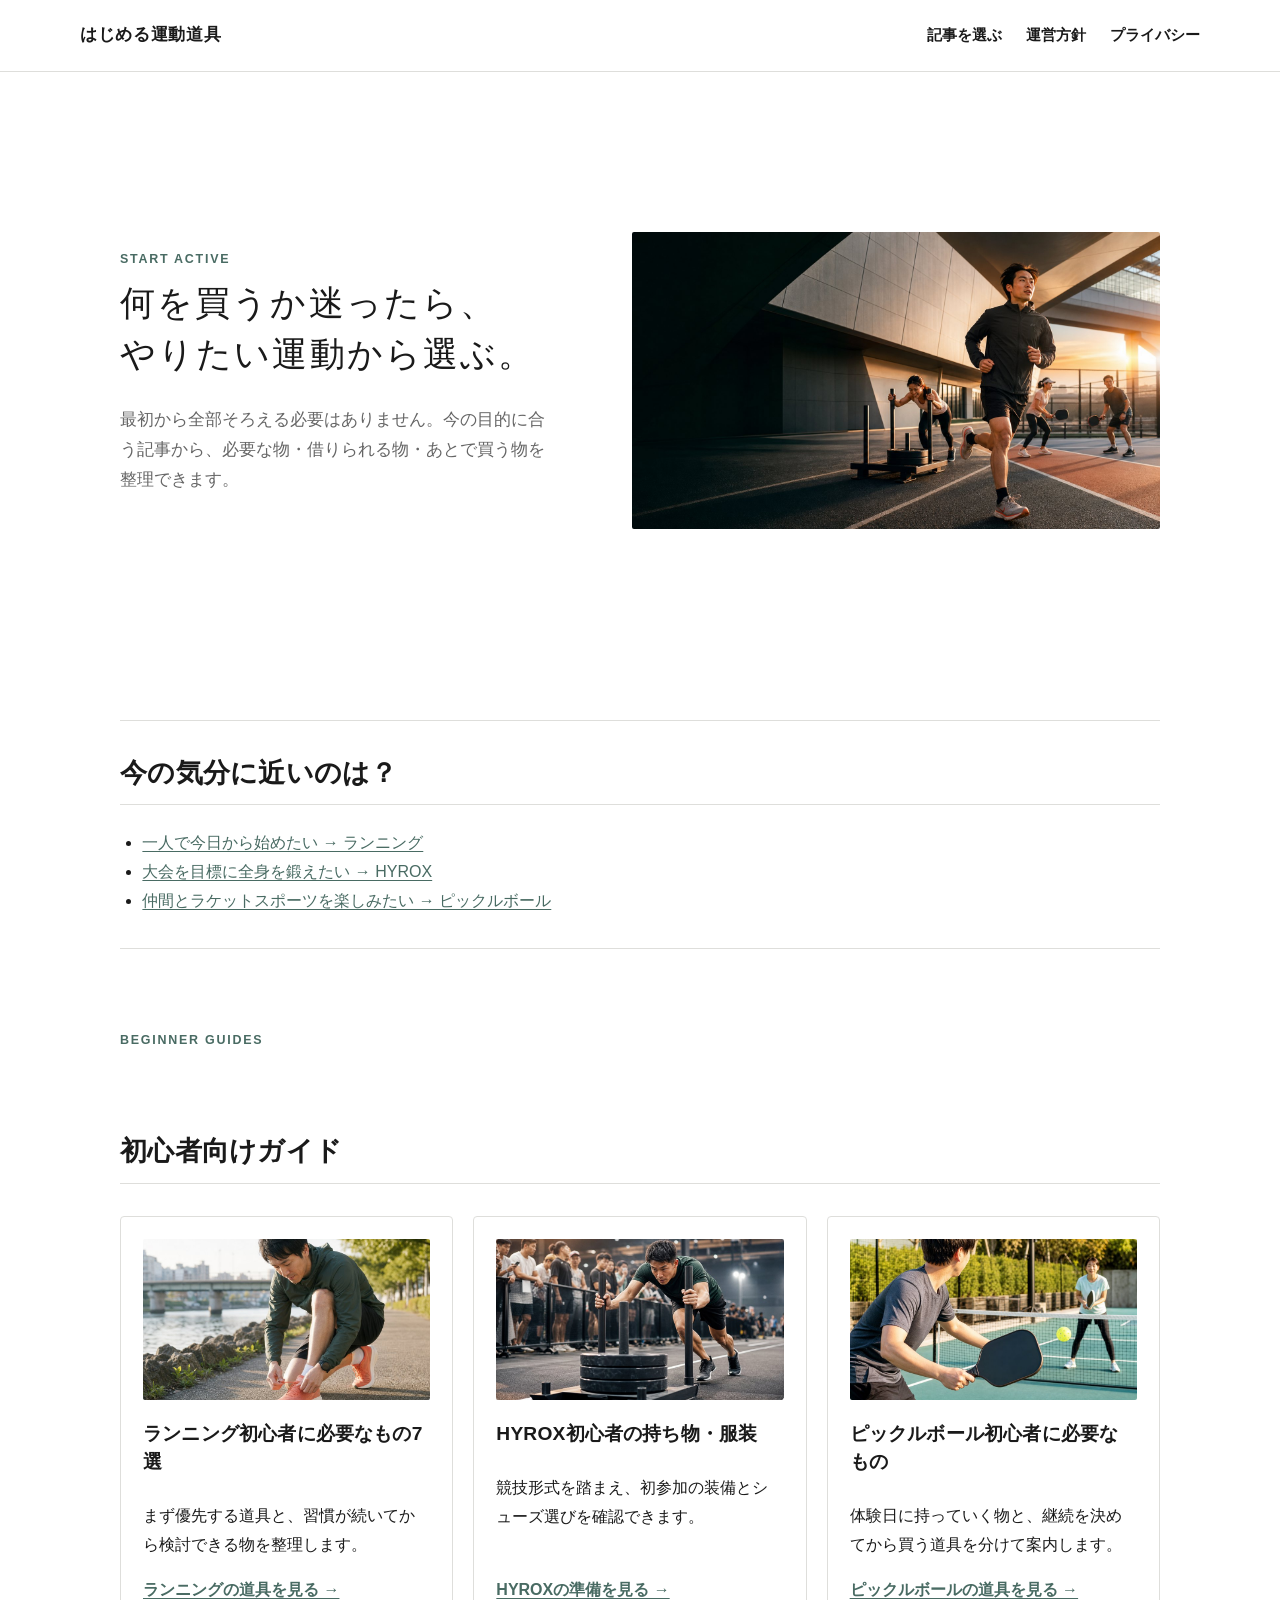
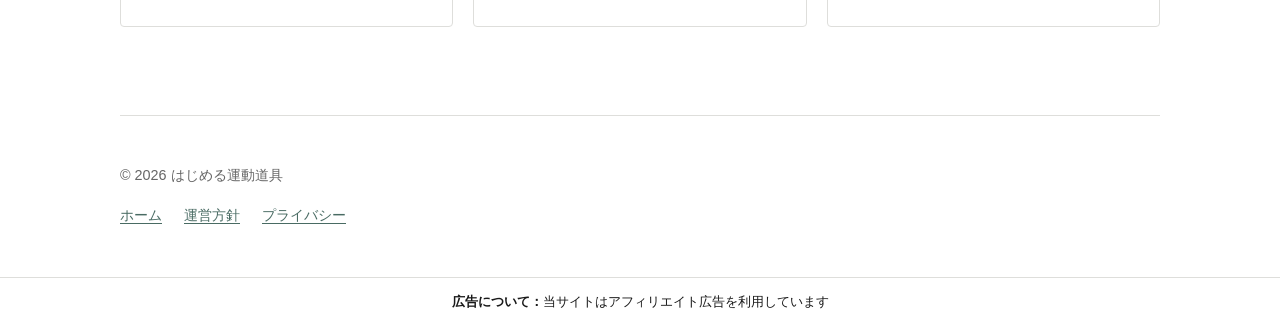
<file: index.html>
<!doctype html>
<html lang="ja">
<head>
  <meta charset="utf-8">
  <meta name="viewport" content="width=device-width,initial-scale=1">
  <meta name="theme-color" content="#ffffff">
  <title>はじめる運動道具｜初心者のためのスポーツ用品ガイド</title>
  <meta name="description" content="ランニング、HYROX、ピックルボールを始めたい人へ。最初に必要な道具と、続けてから買えばよい物を分かりやすく案内します。">
  <link rel="canonical" href="https://isseyuuu.github.io/undou-dogu/">
  <link rel="icon" href="assets/favicon.svg" type="image/svg+xml">
  <meta property="og:type" content="website">
  <meta property="og:locale" content="ja_JP">
  <meta property="og:site_name" content="はじめる運動道具">
  <meta property="og:title" content="はじめる運動道具｜初心者のためのスポーツ用品ガイド">
  <meta property="og:description" content="やってみたい運動から、最初に必要な道具を選べる初心者向けガイド。">
  <meta property="og:url" content="https://isseyuuu.github.io/undou-dogu/">
  <meta property="og:image" content="https://isseyuuu.github.io/undou-dogu/assets/images/hero-active-life.jpg">
  <link rel="stylesheet" href="assets/style.css">
</head>
<body>
<a class="skip-link" href="#main">本文へ移動</a>
<header class="site-header"><a class="logo" href="index.html">はじめる運動道具</a><nav aria-label="メインナビゲーション"><a href="index.html#articles">記事を選ぶ</a><a href="about.html">運営方針</a><a href="privacy.html">プライバシー</a></nav></header>
<main id="main">
  <section class="hero">
    <div><p class="eyebrow">START ACTIVE</p><h1>何を買うか迷ったら、<br>やりたい運動から選ぶ。</h1><p class="lead">最初から全部そろえる必要はありません。今の目的に合う記事から、必要な物・借りられる物・あとで買う物を整理できます。</p></div>
    <img src="assets/images/hero-active-life.jpg" alt="ランニングなど運動を楽しむ人のイメージ" width="1200" height="800">
  </section>
  <section class="choice-guide" aria-labelledby="choose-title"><h2 id="choose-title">今の気分に近いのは？</h2><ul><li><a href="articles/running-beginner-gear.html">一人で今日から始めたい → ランニング</a></li><li><a href="articles/hyrox-beginner-guide.html">大会を目標に全身を鍛えたい → HYROX</a></li><li><a href="articles/pickleball-beginner-gear.html">仲間とラケットスポーツを楽しみたい → ピックルボール</a></li></ul></section>
  <section id="articles" aria-labelledby="articles-title"><p class="eyebrow">BEGINNER GUIDES</p><h2 id="articles-title">初心者向けガイド</h2><div class="article-grid">
    <article class="article-card"><img src="assets/images/running-beginner.jpg" alt="ランニングを始める人のイメージ" width="1200" height="675"><h2>ランニング初心者に必要なもの7選</h2><p>まず優先する道具と、習慣が続いてから検討できる物を整理します。</p><a class="card-link" href="articles/running-beginner-gear.html">ランニングの道具を見る →</a></article>
    <article class="article-card"><img src="assets/images/hyrox-beginner.jpg" alt="HYROXに向けてトレーニングする人のイメージ" width="1200" height="675"><h2>HYROX初心者の持ち物・服装</h2><p>競技形式を踏まえ、初参加の装備とシューズ選びを確認できます。</p><a class="card-link" href="articles/hyrox-beginner-guide.html">HYROXの準備を見る →</a></article>
    <article class="article-card"><img src="assets/images/pickleball-beginner.jpg" alt="ピックルボールを楽しむ人のイメージ" width="1200" height="675"><h2>ピックルボール初心者に必要なもの</h2><p>体験日に持っていく物と、継続を決めてから買う道具を分けて案内します。</p><a class="card-link" href="articles/pickleball-beginner-gear.html">ピックルボールの道具を見る →</a></article>
  </div></section>
</main>
<footer><p>© 2026 はじめる運動道具</p><div class="footer-links"><a href="index.html">ホーム</a><a href="about.html">運営方針</a><a href="privacy.html">プライバシー</a></div></footer>
<div class="ad-note"><strong>広告について：</strong>当サイトはアフィリエイト広告を利用しています</div>
</body>
</html>
</file>
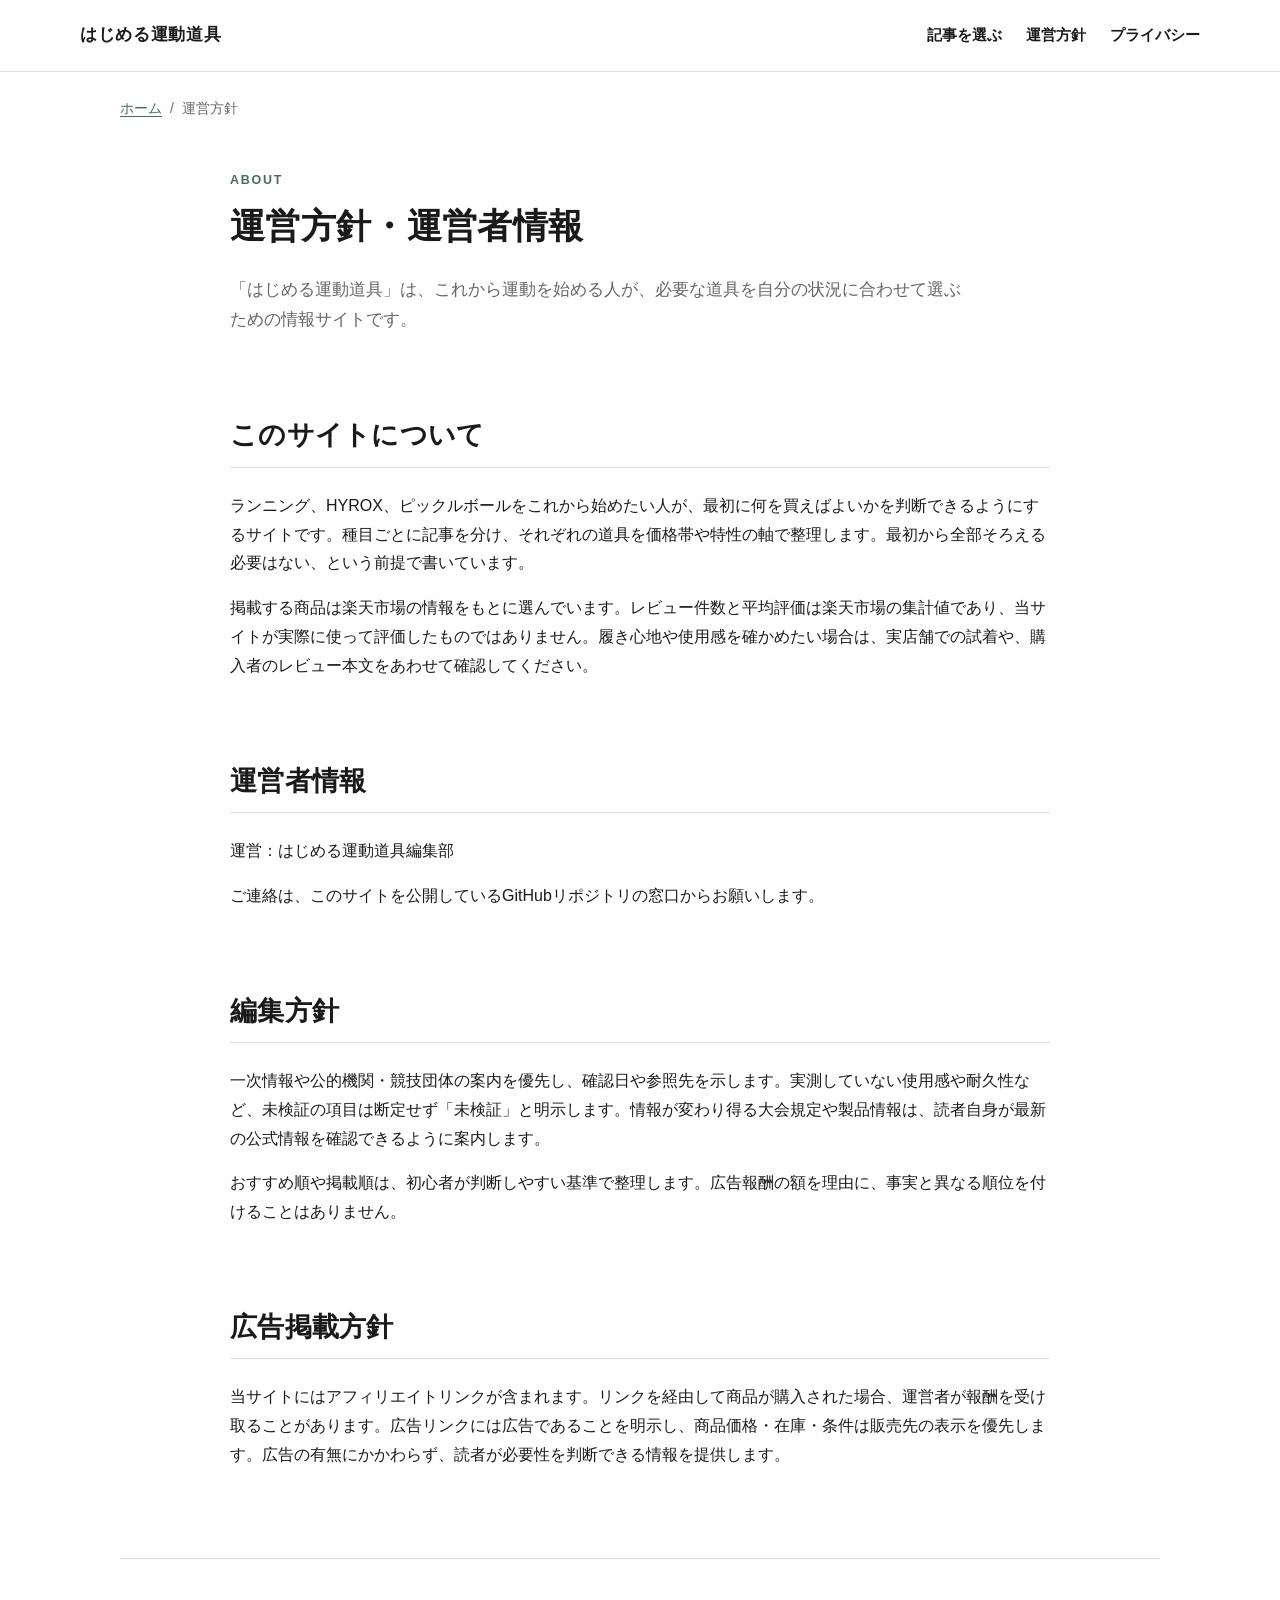
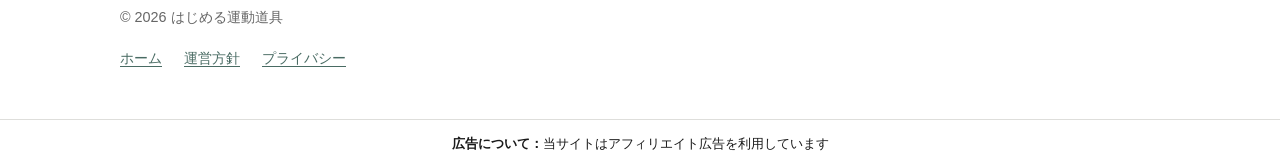
<file: about.html>
<!doctype html>
<html lang="ja">
<head>
  <meta charset="utf-8"><meta name="viewport" content="width=device-width,initial-scale=1"><meta name="theme-color" content="#ffffff">
  <title>運営方針・運営者情報｜はじめる運動道具</title><meta name="description" content="はじめる運動道具の運営者情報、編集方針、広告掲載方針を掲載しています。">
  <link rel="canonical" href="https://isseyuuu.github.io/undou-dogu/about.html"><link rel="icon" href="assets/favicon.svg" type="image/svg+xml"><link rel="stylesheet" href="assets/style.css">
</head>
<body>
<a class="skip-link" href="#main">本文へ移動</a><header class="site-header"><a class="logo" href="index.html">はじめる運動道具</a><nav aria-label="メインナビゲーション"><a href="index.html#articles">記事を選ぶ</a><a href="about.html">運営方針</a><a href="privacy.html">プライバシー</a></nav></header>
<nav class="breadcrumb" aria-label="パンくずリスト"><ol><li><a href="index.html">ホーム</a></li><li aria-current="page">運営方針</li></ol></nav>
<main id="main" class="content-page"><p class="eyebrow">ABOUT</p><h1>運営方針・運営者情報</h1><p class="lead">「はじめる運動道具」は、これから運動を始める人が、必要な道具を自分の状況に合わせて選ぶための情報サイトです。</p>
  <h2>このサイトについて</h2><p>ランニング、HYROX、ピックルボールをこれから始めたい人が、最初に何を買えばよいかを判断できるようにするサイトです。種目ごとに記事を分け、それぞれの道具を価格帯や特性の軸で整理します。最初から全部そろえる必要はない、という前提で書いています。</p><p>掲載する商品は楽天市場の情報をもとに選んでいます。レビュー件数と平均評価は楽天市場の集計値であり、当サイトが実際に使って評価したものではありません。履き心地や使用感を確かめたい場合は、実店舗での試着や、購入者のレビュー本文をあわせて確認してください。</p><h2>運営者情報</h2><p>運営：はじめる運動道具編集部</p><p>ご連絡は、このサイトを公開しているGitHubリポジトリの窓口からお願いします。</p>
  <h2>編集方針</h2><p>一次情報や公的機関・競技団体の案内を優先し、確認日や参照先を示します。実測していない使用感や耐久性など、未検証の項目は断定せず「未検証」と明示します。情報が変わり得る大会規定や製品情報は、読者自身が最新の公式情報を確認できるように案内します。</p><p>おすすめ順や掲載順は、初心者が判断しやすい基準で整理します。広告報酬の額を理由に、事実と異なる順位を付けることはありません。</p>
  <h2>広告掲載方針</h2><p>当サイトにはアフィリエイトリンクが含まれます。リンクを経由して商品が購入された場合、運営者が報酬を受け取ることがあります。広告リンクには広告であることを明示し、商品価格・在庫・条件は販売先の表示を優先します。広告の有無にかかわらず、読者が必要性を判断できる情報を提供します。</p>
</main><footer><p>© 2026 はじめる運動道具</p><div class="footer-links"><a href="index.html">ホーム</a><a href="about.html">運営方針</a><a href="privacy.html">プライバシー</a></div></footer><div class="ad-note"><strong>広告について：</strong>当サイトはアフィリエイト広告を利用しています</div>
</body></html>
</file>
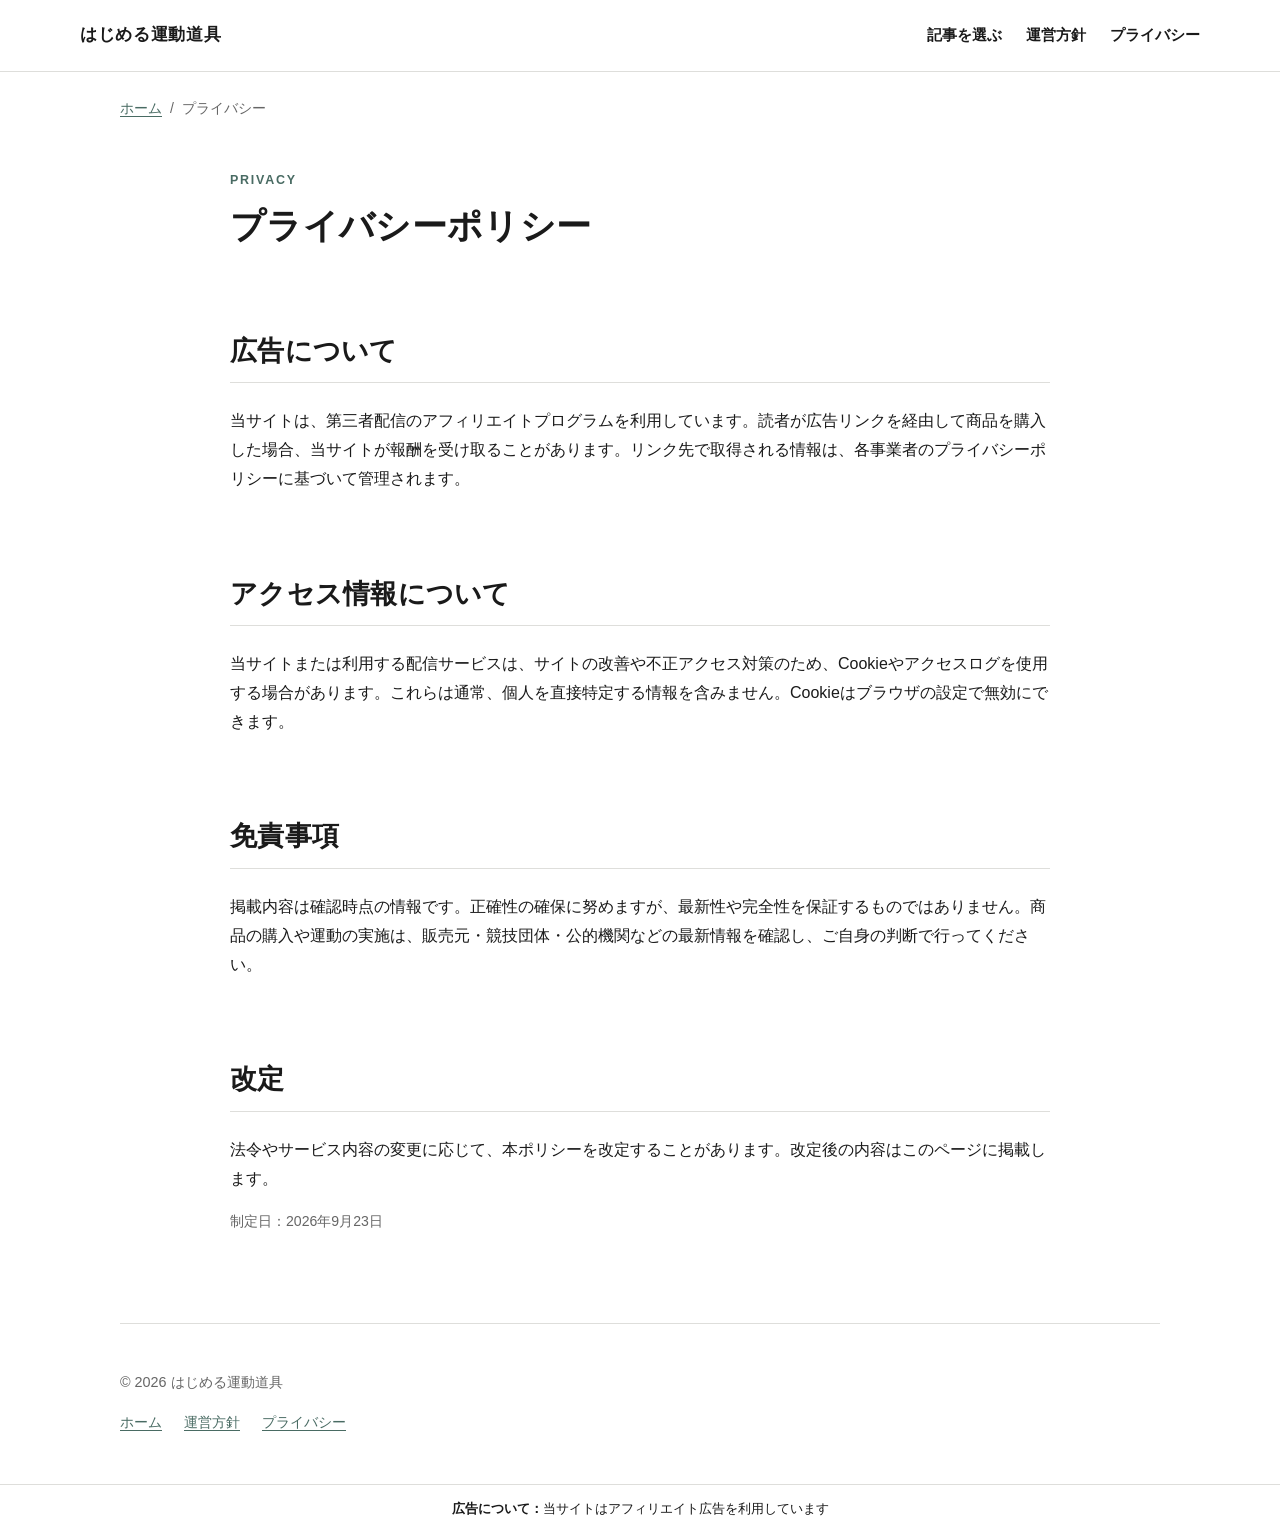
<file: privacy.html>
<!doctype html>
<html lang="ja">
<head>
  <meta charset="utf-8"><meta name="viewport" content="width=device-width,initial-scale=1"><meta name="theme-color" content="#ffffff">
  <title>プライバシーポリシー｜はじめる運動道具</title><meta name="description" content="はじめる運動道具のプライバシーポリシーと広告・アクセス解析について。">
  <link rel="canonical" href="https://isseyuuu.github.io/undou-dogu/privacy.html"><link rel="icon" href="assets/favicon.svg" type="image/svg+xml"><link rel="stylesheet" href="assets/style.css">
</head>
<body><a class="skip-link" href="#main">本文へ移動</a><header class="site-header"><a class="logo" href="index.html">はじめる運動道具</a><nav aria-label="メインナビゲーション"><a href="index.html#articles">記事を選ぶ</a><a href="about.html">運営方針</a><a href="privacy.html">プライバシー</a></nav></header>
<nav class="breadcrumb" aria-label="パンくずリスト"><ol><li><a href="index.html">ホーム</a></li><li aria-current="page">プライバシー</li></ol></nav>
<main id="main" class="content-page"><p class="eyebrow">PRIVACY</p><h1>プライバシーポリシー</h1><h2>広告について</h2><p>当サイトは、第三者配信のアフィリエイトプログラムを利用しています。読者が広告リンクを経由して商品を購入した場合、当サイトが報酬を受け取ることがあります。リンク先で取得される情報は、各事業者のプライバシーポリシーに基づいて管理されます。</p><h2>アクセス情報について</h2><p>当サイトまたは利用する配信サービスは、サイトの改善や不正アクセス対策のため、Cookieやアクセスログを使用する場合があります。これらは通常、個人を直接特定する情報を含みません。Cookieはブラウザの設定で無効にできます。</p><h2>免責事項</h2><p>掲載内容は確認時点の情報です。正確性の確保に努めますが、最新性や完全性を保証するものではありません。商品の購入や運動の実施は、販売元・競技団体・公的機関などの最新情報を確認し、ご自身の判断で行ってください。</p><h2>改定</h2><p>法令やサービス内容の変更に応じて、本ポリシーを改定することがあります。改定後の内容はこのページに掲載します。</p><p class="meta">制定日：2026年9月23日</p></main>
<footer><p>© 2026 はじめる運動道具</p><div class="footer-links"><a href="index.html">ホーム</a><a href="about.html">運営方針</a><a href="privacy.html">プライバシー</a></div></footer><div class="ad-note"><strong>広告について：</strong>当サイトはアフィリエイト広告を利用しています</div>
</body></html>
</file>
<file: assets/style.css>
:root {
  --ink: #1a1a1a;
  --muted: #666666;
  --accent: #496b63;
  --line: #dededb;
  --paper: #ffffff;
}

* { box-sizing: border-box; }
html { scroll-behavior: smooth; }
body {
  margin: 0;
  color: var(--ink);
  background: var(--paper);
  font-family: "Hiragino Kaku Gothic ProN", "Yu Gothic", YuGothic, Meiryo, sans-serif;
  font-size: 16px;
  line-height: 1.8;
  overflow-wrap: anywhere;
}
a { color: var(--accent); text-underline-offset: 0.2em; }
a:hover { text-decoration-thickness: 2px; }
img { display: block; max-width: 100%; height: auto; }

.skip-link {
  position: fixed;
  top: 8px;
  left: 8px;
  z-index: 100;
  padding: 8px 12px;
  color: #ffffff;
  background: var(--accent);
  border-radius: 4px;
  transform: translateY(-160%);
}
.skip-link:focus { transform: translateY(0); }

.site-header {
  display: flex;
  align-items: center;
  justify-content: space-between;
  gap: 24px;
  min-height: 72px;
  padding: 14px max(20px, calc((100% - 1120px) / 2));
  background: #ffffff;
  border-bottom: 1px solid var(--line);
}
.logo {
  color: var(--ink);
  font-size: 1.05rem;
  font-weight: 700;
  letter-spacing: 0.04em;
  text-decoration: none;
}
.site-header nav { display: flex; flex-wrap: wrap; gap: 8px 24px; }
.site-header nav a { color: var(--ink); font-size: 0.92rem; font-weight: 600; text-decoration: none; }
.site-header nav a:hover { color: var(--accent); }

.breadcrumb,
main,
.article,
footer { width: min(calc(100% - 40px), 1040px); margin-inline: auto; }
.breadcrumb { padding-top: 24px; color: var(--muted); font-size: 0.88rem; }
.breadcrumb ol { display: flex; flex-wrap: wrap; gap: 8px; margin: 0; padding: 0; list-style: none; }
.breadcrumb li + li::before { content: "/"; margin-right: 8px; color: var(--muted); }

main,
.article { margin-top: 48px; margin-bottom: 88px; }
.article { max-width: 820px; }
h1,
h2,
h3 { color: var(--ink); line-height: 1.45; letter-spacing: 0.01em; }
h1 { margin: 8px 0 24px; font-size: clamp(1.85rem, 4.8vw, 2.2rem); font-weight: 600; }
h2 { margin: 80px 0 24px; padding-bottom: 12px; border-bottom: 1px solid var(--line); font-size: clamp(1.35rem, 3vw, 1.7rem); font-weight: 700; }
h3 { margin: 40px 0 14px; font-size: 1.15rem; font-weight: 600; }
.eyebrow { margin: 0; color: var(--accent); font-size: 0.78rem; font-weight: 700; letter-spacing: 0.14em; text-transform: uppercase; }
.lead { max-width: 46rem; color: var(--muted); font-size: 1.05rem; }
.meta,
.source-note { color: var(--muted); font-size: 0.88rem; }
.article-visual { width: 100%; margin: 36px 0 56px; border-radius: 2px; object-fit: cover; }

.fact-strip {
  display: grid;
  grid-template-columns: repeat(auto-fit, minmax(min(145px, 100%), 1fr));
  margin: 36px 0;
  border-block: 1px solid var(--line);
}
.fact-strip > * { margin: 0; padding: 18px; text-align: center; }
.fact-strip > * + * { border-left: 1px solid var(--line); }
.toc,
.cta { margin: 40px 0; padding: 24px; border: 1px solid var(--line); border-radius: 4px; }
.toc ol { margin-bottom: 0; padding-left: 1.4em; }
.toc a { font-weight: 600; }
.note-box,
.source-list { margin: 32px 0; padding: 24px; border: 1px solid var(--line); border-radius: 4px; }
.note-box.safety,
.safety { border-left: 3px solid var(--accent); }
.source-list ul { padding-left: 1.3em; }
.table-wrap { max-width: 100%; margin: 28px 0; overflow-x: auto; }
table { width: 100%; border-collapse: collapse; background: #ffffff; }
th,
td { padding: 13px 14px; border: 1px solid var(--line); text-align: left; vertical-align: top; }
th { font-weight: 700; }

.gear-list,
.checklist,
.steps,
.race-flow,
.purchase-path,
.cross-list { padding-left: 0; list-style: none; counter-reset: item; }
.gear-list > li,
.checklist > li,
.steps > li,
.race-flow > li,
.purchase-path > li,
.cross-list > li {
  position: relative;
  margin: 0;
  padding: 18px 12px 18px 48px;
  border-bottom: 1px solid var(--line);
}
.gear-list > li:first-child,
.checklist > li:first-child,
.steps > li:first-child,
.race-flow > li:first-child,
.purchase-path > li:first-child,
.cross-list > li:first-child { border-top: 1px solid var(--line); }
.gear-list > li::before,
.steps > li::before,
.race-flow > li::before,
.purchase-path > li::before {
  counter-increment: item;
  content: counter(item, decimal-leading-zero);
  position: absolute;
  top: 18px;
  left: 10px;
  color: var(--accent);
  font-size: 0.82rem;
  font-weight: 700;
}
.checklist > li::before,
.cross-list > li::before { content: "✓"; position: absolute; top: 18px; left: 14px; color: var(--accent); font-weight: 700; }
.priority { display: inline-block; padding: 2px 8px; color: #ffffff; background: var(--accent); border-radius: 3px; font-size: 0.75rem; font-weight: 700; }
.essential,
.useful { border-left: 3px solid var(--accent); }

.recommend-grid,
.ad-options,
.article-grid {
  display: grid;
  grid-template-columns: repeat(auto-fit, minmax(min(230px, 100%), 1fr));
  gap: 20px;
  margin: 32px 0;
}
.recommend-card,
.ad-card,
.article-card { padding: 22px; background: #ffffff; border: 1px solid var(--line); border-radius: 4px; }
.recommend-card.single-card { max-width: 520px; }
.ad-card { position: relative; }
.tag {
  display: inline-block;
  margin: 0 0 10px;
  padding: 2px 8px;
  color: #ffffff;
  background: #496b63;
  border-radius: 3px;
  font-size: 0.75rem;
  font-weight: 700;
}
.product-image-link { display: block; text-align: center; }
.product-image-link img { margin-inline: auto; border-radius: 2px; }
.product-button {
  display: block;
  width: fit-content;
  max-width: 100%;
  margin-top: 18px;
  padding: 9px 14px;
  color: #ffffff;
  background: var(--accent);
  border-radius: 4px;
  font-size: 0.92rem;
  font-weight: 700;
  text-align: center;
  text-decoration: none;
}
.product-button:hover { color: #ffffff; }
.related-links { display: grid; gap: 0; margin: 48px 0; border-top: 1px solid var(--line); }
.related-links a { padding: 14px 0; border-bottom: 1px solid var(--line); font-weight: 600; text-decoration: none; }

.hero {
  display: grid;
  grid-template-columns: minmax(0, 0.9fr) minmax(0, 1.1fr);
  align-items: center;
  gap: clamp(32px, 7vw, 80px);
  min-height: 520px;
  padding-block: 44px;
  background: #ffffff;
}
.hero img { width: 100%; border-radius: 2px; }
.hero h1 {
  font-family: "Hiragino Mincho ProN", "Yu Mincho", YuMincho, serif;
  font-size: clamp(1.75rem, 4.5vw, 2.2rem);
  font-weight: 500;
  letter-spacing: 0.06em;
}
.choice-guide { margin: 80px 0; padding: 32px 0; border-block: 1px solid var(--line); }
.choice-guide h2 { margin-top: 0; }
.choice-guide ul { margin-bottom: 0; padding-left: 1.4em; }
.article-card { display: flex; flex-direction: column; }
.article-card img { aspect-ratio: 16 / 9; object-fit: cover; border-radius: 2px; }
.article-card h2 { margin: 20px 0 10px; padding: 0; border: 0; font-size: 1.2rem; font-weight: 700; }
.article-card .card-link { margin-top: auto; font-weight: 600; }
.content-page { max-width: 820px; }

footer { padding: 32px 0 48px; border-top: 1px solid var(--line); color: var(--muted); font-size: 0.9rem; }
.footer-links { display: flex; flex-wrap: wrap; gap: 8px 22px; }
.ad-note { padding: 12px 20px; color: var(--ink); background: #ffffff; border-top: 1px solid var(--line); text-align: center; font-size: 0.82rem; }

@media (max-width: 720px) {
  .site-header { align-items: flex-start; flex-direction: column; gap: 8px; }
  .site-header nav { gap: 6px 16px; }
  .hero { grid-template-columns: 1fr; min-height: 0; padding-block: 32px; }
  .hero img { max-height: 440px; object-fit: cover; }
  .fact-strip > * + * { border-left: 0; }
  h2 { margin-top: 64px; }
}

@media (max-width: 480px) {
  .breadcrumb,
  main,
  .article,
  footer { width: min(calc(100% - 24px), 1040px); }
  .toc,
  .cta,
  .note-box,
  .source-list,
  .recommend-card,
  .ad-card,
  .article-card { padding: 18px; }
}

/* running記事のみ商品名に h4 を使っているため、strong と同じ体裁に揃える */
.ad-card h4 { display:block;margin:0 0 8px;font-size:1rem;font-weight:600;line-height:1.6 }
</file>
